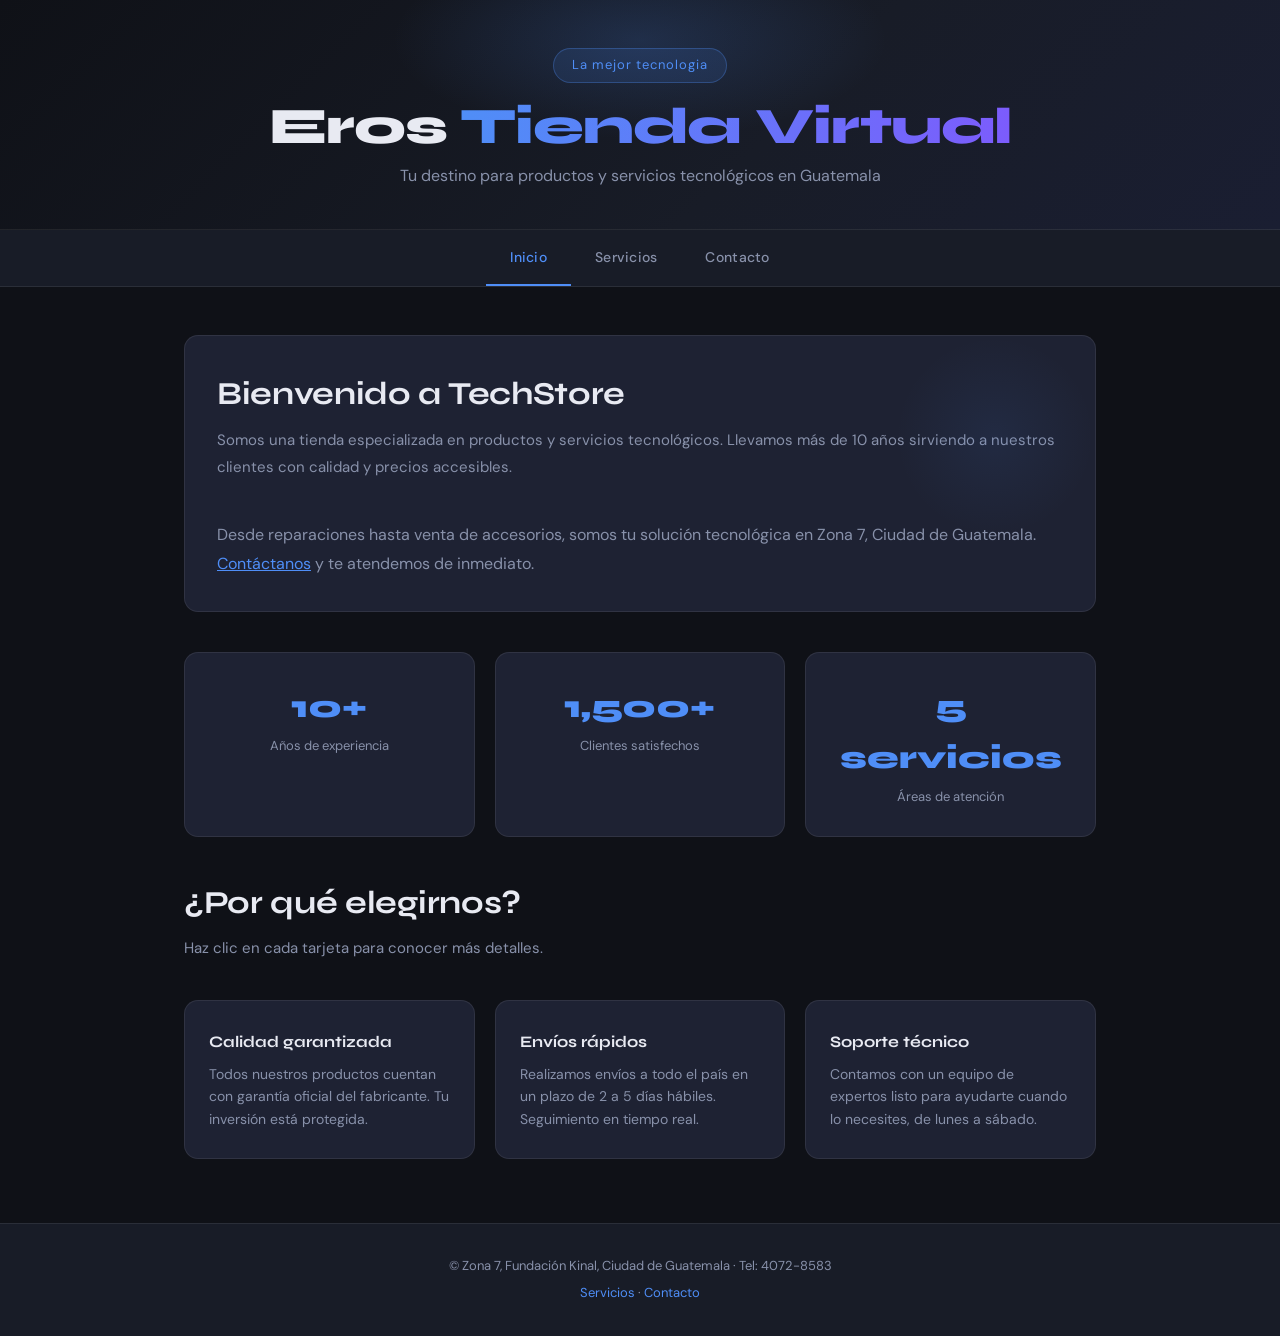
<file: proyecto_final_eros_duarte_2025239/index.html>
<!DOCTYPE html>
<html lang="es">
<head>
  <meta charset="UTF-8">
  <meta name="viewport" content="width=device-width, initial-scale=1.0">
  <title>Eros Tienda Virtual – Inicio</title>
  <link rel="stylesheet" href="style.css">
</head>
<body>

  <header>
    <div class="logo-badge">La mejor tecnologia</div>
    <h1>Eros <span>Tienda Virtual</span></h1>
    <p>Tu destino para productos y servicios tecnológicos en Guatemala</p>
  </header>

  <nav>
    <a href="index.html">Inicio</a>
    <a href="servicios.html">Servicios</a>
    <a href="contacto.html">Contacto</a>
  </nav>

  <main>

    <div class="hero-intro fade-up">
      <h2>Bienvenido a TechStore</h2>
      <p class="section-sub">Somos una tienda especializada en productos y servicios tecnológicos. Llevamos más de 10 años sirviendo a nuestros clientes con calidad y precios accesibles.</p>
      <p>Desde reparaciones hasta venta de accesorios, somos tu solución tecnológica en Zona 7, Ciudad de Guatemala. <a href="contacto.html" style="color:var(--accent);">Contáctanos</a> y te atendemos de inmediato.</p>
    </div>

    <!-- Counters animados -->
    <div class="tarjetas" style="margin-bottom: 2.5rem;">
      <div class="tarjeta fade-up" style="text-align:center; cursor:default;">
        <span style="font-family:'Syne',sans-serif; font-size:2rem; font-weight:800; color:var(--accent);">
          <span data-count="10" data-suffix="+">0+</span>
        </span>
        <p style="margin-top:0.25rem; font-size:13px;">Años de experiencia</p>
      </div>
      <div class="tarjeta fade-up" style="text-align:center; cursor:default;">
        <span style="font-family:'Syne',sans-serif; font-size:2rem; font-weight:800; color:var(--accent);">
          <span data-count="1500" data-suffix="+">0+</span>
        </span>
        <p style="margin-top:0.25rem; font-size:13px;">Clientes satisfechos</p>
      </div>
      <div class="tarjeta fade-up" style="text-align:center; cursor:default;">
        <span style="font-family:'Syne',sans-serif; font-size:2rem; font-weight:800; color:var(--accent);">
          <span data-count="5" data-suffix=" servicios">0</span>
        </span>
        <p style="margin-top:0.25rem; font-size:13px;">Áreas de atención</p>
      </div>
    </div>

    <h2>¿Por qué elegirnos?</h2>
    <p class="section-sub">Haz clic en cada tarjeta para conocer más detalles.</p>

    <div class="tarjetas">
      <div class="tarjeta fade-up">
        <h3>Calidad garantizada</h3>
        <p>Todos nuestros productos cuentan con garantía oficial del fabricante. Tu inversión está protegida.</p>
      </div>
      <div class="tarjeta fade-up">
        <h3>Envíos rápidos</h3>
        <p>Realizamos envíos a todo el país en un plazo de 2 a 5 días hábiles. Seguimiento en tiempo real.</p>
      </div>
      <div class="tarjeta fade-up">
        <h3>Soporte técnico</h3>
        <p>Contamos con un equipo de expertos listo para ayudarte cuando lo necesites, de lunes a sábado.</p>
      </div>
    </div>

  </main>

  <footer>
    <p>&copy;  Zona 7, Fundación Kinal, Ciudad de Guatemala · Tel: 4072-8583</p>
    <p style="margin-top:6px;"><a href="servicios.html">Servicios</a> · <a href="contacto.html">Contacto</a></p>
  </footer>

  <script src="script.js"></script>
</body>
</html>
</file>
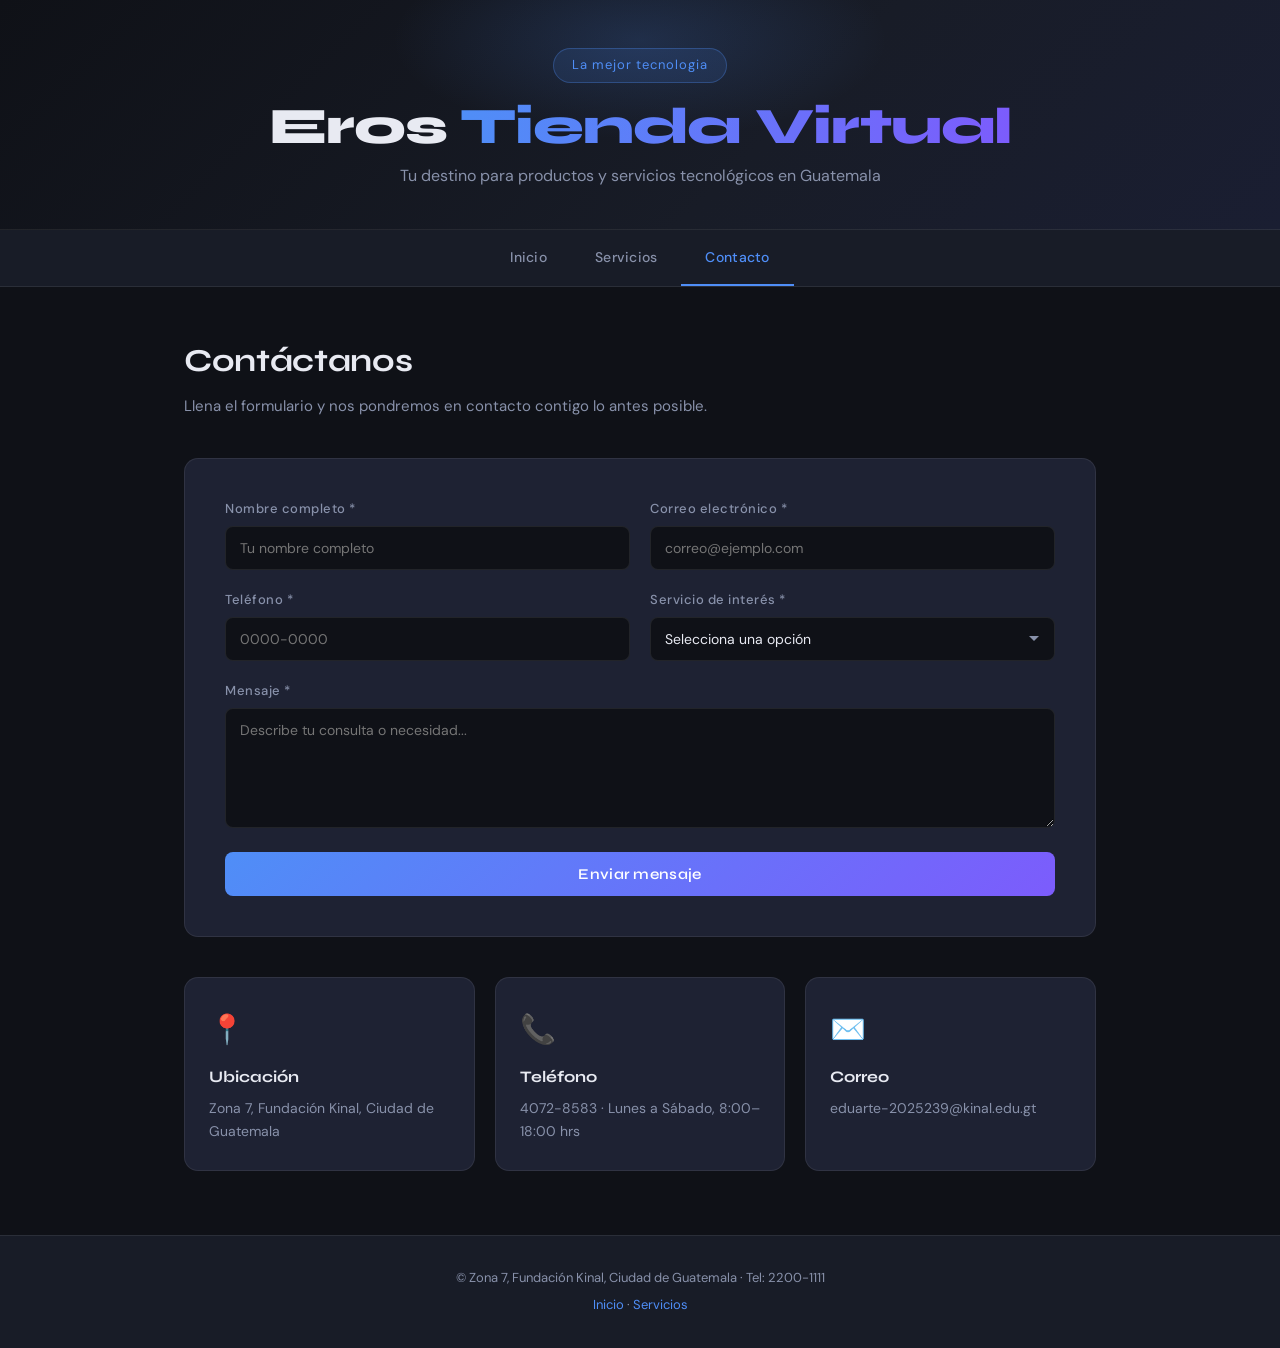
<file: proyecto_final_eros_duarte_2025239/contacto.html>
<!DOCTYPE html>
<html lang="es">
<head>
  <meta charset="UTF-8">
  <meta name="viewport" content="width=device-width, initial-scale=1.0">
  <title>Eros Tienda Virtual – Contacto</title>
  <link rel="stylesheet" href="style.css">
</head>
<body>

  <header>
    <div class="logo-badge">La mejor tecnologia</div>
    <h1>Eros <span>Tienda Virtual</span></h1>
    <p>Tu destino para productos y servicios tecnológicos en Guatemala</p>
  </header>

  <nav>
    <a href="index.html">Inicio</a>
    <a href="servicios.html">Servicios</a>
    <a href="contacto.html">Contacto</a>
  </nav>

  <main>

    <h2>Contáctanos</h2>
    <p class="section-sub">Llena el formulario y nos pondremos en contacto contigo lo antes posible.</p>

    <div class="form-card fade-up">
      <form id="form-contacto" novalidate>

        <div class="form-grid">

          <div class="form-group">
            <label for="nombre">Nombre completo *</label>
            <input type="text" id="nombre" name="nombre" placeholder="Tu nombre completo" autocomplete="name">
            <span class="error-msg" id="err-nombre"></span>
          </div>

          <div class="form-group">
            <label for="correo">Correo electrónico *</label>
            <input type="email" id="correo" name="correo" placeholder="correo@ejemplo.com" autocomplete="email">
            <span class="error-msg" id="err-correo"></span>
          </div>

          <div class="form-group">
            <label for="telefono">Teléfono *</label>
            <input type="tel" id="telefono" name="telefono" placeholder="0000-0000" autocomplete="tel">
            <span class="error-msg" id="err-telefono"></span>
          </div>

          <div class="form-group">
            <label for="servicio">Servicio de interés *</label>
            <select id="servicio" name="servicio">
              <option value="">Selecciona una opción</option>
              <option value="reparacion">Reparación de computadoras</option>
              <option value="software">Instalación de software</option>
              <option value="mantenimiento">Mantenimiento preventivo</option>
              <option value="redes">Redes y conectividad</option>
              <option value="accesorios">Venta de accesorios</option>
            </select>
            <span class="error-msg" id="err-servicio"></span>
          </div>

          <div class="form-group full">
            <label for="mensaje">Mensaje *</label>
            <textarea id="mensaje" name="mensaje" rows="5" placeholder="Describe tu consulta o necesidad..."></textarea>
            <span class="error-msg" id="err-mensaje"></span>
          </div>

        </div>

        <button type="submit" class="btn-submit">Enviar mensaje</button>

        <div class="success-msg" id="success-msg"></div>

      </form>
    </div>

    <div class="tarjetas" style="margin-top:2.5rem;">
      <div class="tarjeta fade-up" style="cursor:default;">
        <span class="icon">📍</span>
        <h3>Ubicación</h3>
        <p>Zona 7, Fundación Kinal, Ciudad de Guatemala</p>
      </div>
      <div class="tarjeta fade-up" style="cursor:default;">
        <span class="icon">📞</span>
        <h3>Teléfono</h3>
        <p>4072-8583 · Lunes a Sábado, 8:00–18:00 hrs</p>
      </div>
      <div class="tarjeta fade-up" style="cursor:default;">
        <span class="icon">✉️</span>
        <h3>Correo</h3>
        <p>eduarte-2025239@kinal.edu.gt</p>
      </div>
    </div>

  </main>

  <footer>
    <p>&copy; Zona 7, Fundación Kinal, Ciudad de Guatemala · Tel: 2200-1111</p>
    <p style="margin-top:6px;"><a href="index.html">Inicio</a> · <a href="servicios.html">Servicios</a></p>
  </footer>

  <script src="script.js"></script>
</body>
</html>
</file>
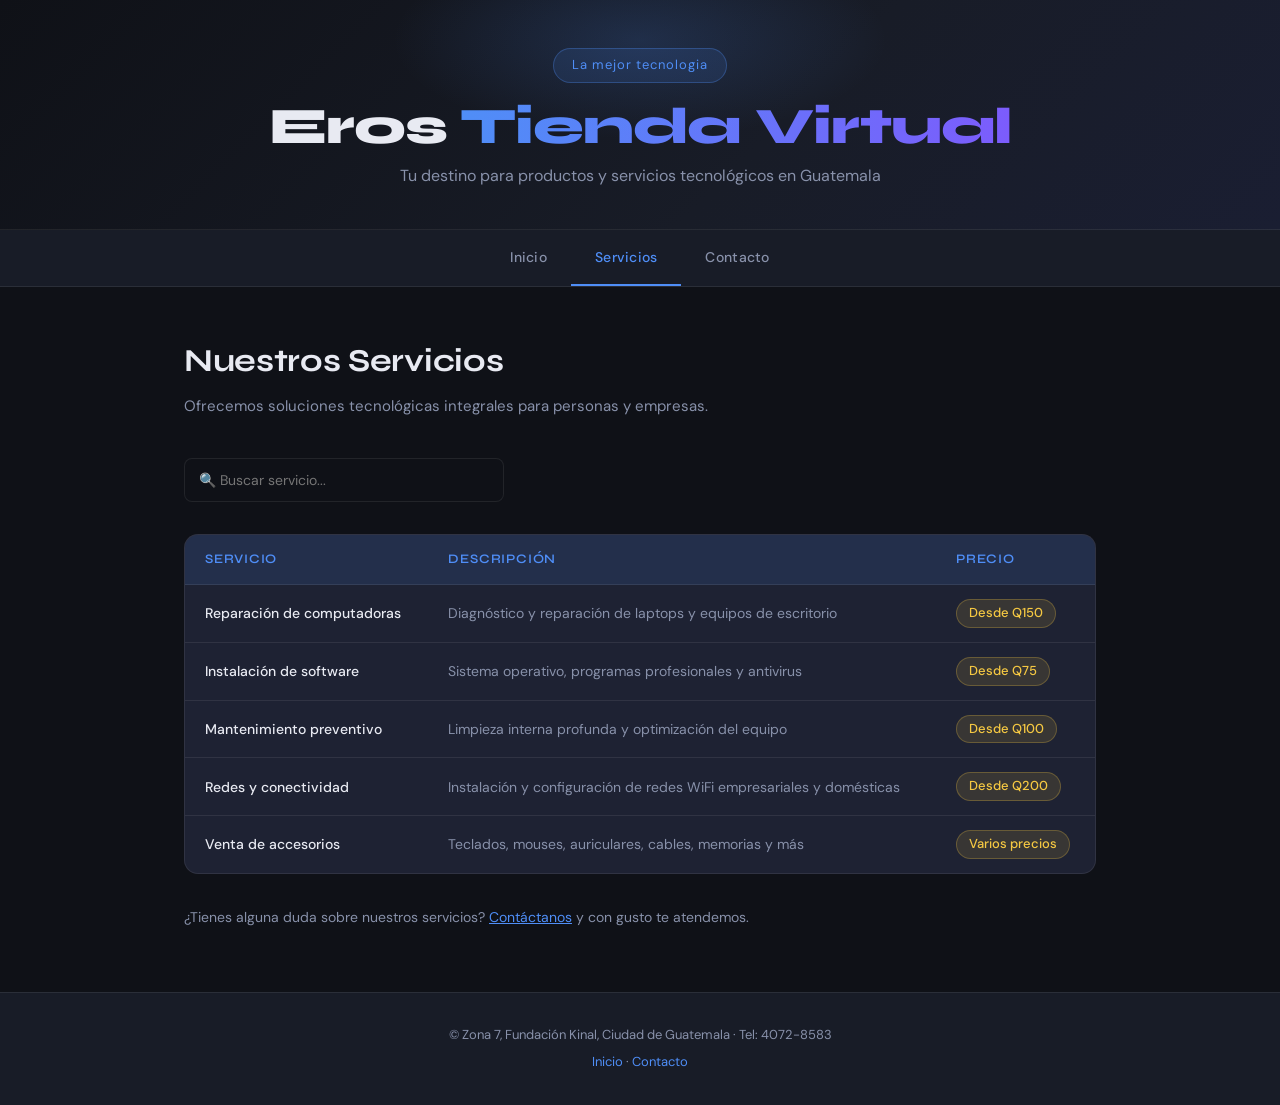
<file: proyecto_final_eros_duarte_2025239/servicios.html>
<!DOCTYPE html>
<html lang="es">
<head>
  <meta charset="UTF-8">
  <meta name="viewport" content="width=device-width, initial-scale=1.0">
  <title>Eros Tienda Virtual – Servicios</title>
  <link rel="stylesheet" href="style.css">
</head>
<body>

  <header>
    <div class="logo-badge">La mejor tecnologia</div>
    <h1>Eros <span>Tienda Virtual</span></h1>
    <p>Tu destino para productos y servicios tecnológicos en Guatemala</p>
  </header>

  <nav>
    <a href="index.html">Inicio</a>
    <a href="servicios.html">Servicios</a>
    <a href="contacto.html">Contacto</a>
  </nav>

  <main>

    <h2>Nuestros Servicios</h2>
    <p class="section-sub">Ofrecemos soluciones tecnológicas integrales para personas y empresas.</p>

    <div class="fade-up" style="margin-bottom: 1.25rem; display:flex; gap:12px; align-items:center; flex-wrap:wrap;">
      <input
        type="text"
        id="filtro-servicios"
        placeholder="🔍 Buscar servicio..."
        style="max-width:320px;"
        aria-label="Filtrar servicios"
      >
      <span id="resultado-filtro" style="font-size:13px; color:var(--muted);"></span>
    </div>

    <div class="table-wrap fade-up">
      <table>
        <thead>
          <tr>
            <th>Servicio</th>
            <th>Descripción</th>
            <th>Precio</th>
          </tr>
        </thead>
        <tbody>
          <tr>
            <td>Reparación de computadoras</td>
            <td>Diagnóstico y reparación de laptops y equipos de escritorio</td>
            <td><span class="precio-badge">Desde Q150</span></td>
          </tr>
          <tr>
            <td>Instalación de software</td>
            <td>Sistema operativo, programas profesionales y antivirus</td>
            <td><span class="precio-badge">Desde Q75</span></td>
          </tr>
          <tr>
            <td>Mantenimiento preventivo</td>
            <td>Limpieza interna profunda y optimización del equipo</td>
            <td><span class="precio-badge">Desde Q100</span></td>
          </tr>
          <tr>
            <td>Redes y conectividad</td>
            <td>Instalación y configuración de redes WiFi empresariales y domésticas</td>
            <td><span class="precio-badge">Desde Q200</span></td>
          </tr>
          <tr>
            <td>Venta de accesorios</td>
            <td>Teclados, mouses, auriculares, cables, memorias y más</td>
            <td><span class="precio-badge">Varios precios</span></td>
          </tr>
        </tbody>
      </table>
    </div>

    <p style="margin-top:2rem; color:var(--muted); font-size:14px;">
      ¿Tienes alguna duda sobre nuestros servicios?
      <a href="contacto.html" style="color:var(--accent);">Contáctanos</a> y con gusto te atendemos.
    </p>

  </main>

  <footer>
    <p>&copy;  Zona 7, Fundación Kinal, Ciudad de Guatemala · Tel: 4072-8583</p>
    <p style="margin-top:6px;"><a href="index.html">Inicio</a> · <a href="contacto.html">Contacto</a></p>
  </footer>

  <script src="script.js"></script>
</body>
</html>
</file>
<file: proyecto_final_eros_duarte_2025239/style.css>
@import url('https://fonts.googleapis.com/css2?family=Syne:wght@400;600;700;800&family=DM+Sans:wght@300;400;500&display=swap');

:root {
  --dark: #0f1117;
  --dark2: #181c27;
  --card: #1e2233;
  --accent: #4f8ef7;
  --accent2: #7c5cfc;
  --gold: #f5c842;
  --text: #e8eaf2;
  --muted: #8891aa;
  --border: rgba(255,255,255,0.08);
  --radius: 14px;
  --radius-sm: 8px;
  --transition: 0.3s cubic-bezier(0.4,0,0.2,1);
}

* { margin: 0; padding: 0; box-sizing: border-box; }

html { scroll-behavior: smooth; }

body {
  font-family: 'DM Sans', sans-serif;
  background-color: var(--dark);
  color: var(--text);
  min-height: 100vh;
  line-height: 1.6;
}

/* ── HEADER ── */
header {
  background: linear-gradient(135deg, #0f1117 0%, #181c27 60%, #1a1e32 100%);
  border-bottom: 1px solid var(--border);
  padding: 3rem 2rem 2.5rem;
  text-align: center;
  position: relative;
  overflow: hidden;
}

header::before {
  content: '';
  position: absolute;
  top: -60px; left: 50%;
  transform: translateX(-50%);
  width: 500px; height: 200px;
  background: radial-gradient(ellipse, rgba(79,142,247,0.18) 0%, transparent 70%);
  pointer-events: none;
}

header .logo-badge {
  display: inline-flex;
  align-items: center;
  gap: 10px;
  background: rgba(79,142,247,0.12);
  border: 1px solid rgba(79,142,247,0.3);
  border-radius: 50px;
  padding: 6px 18px;
  font-size: 13px;
  color: var(--accent);
  letter-spacing: 0.08em;
  margin-bottom: 1rem;
  font-family: 'DM Sans', sans-serif;
}

header h1 {
  font-family: 'Syne', sans-serif;
  font-size: clamp(2rem, 5vw, 3.2rem);
  font-weight: 800;
  color: var(--text);
  letter-spacing: -0.02em;
  line-height: 1.1;
}

header h1 span {
  background: linear-gradient(90deg, var(--accent), var(--accent2));
  -webkit-background-clip: text;
  -webkit-text-fill-color: transparent;
  background-clip: text;
}

header p {
  font-size: 1rem;
  color: var(--muted);
  margin-top: 0.5rem;
}

/* ── NAV ── */
nav {
  background: var(--dark2);
  border-bottom: 1px solid var(--border);
  padding: 0 2rem;
  display: flex;
  justify-content: center;
  gap: 0;
  position: sticky;
  top: 0;
  z-index: 100;
  backdrop-filter: blur(12px);
}

nav a {
  color: var(--muted);
  text-decoration: none;
  font-family: 'DM Sans', sans-serif;
  font-size: 14px;
  font-weight: 500;
  padding: 1rem 1.5rem;
  border-bottom: 2px solid transparent;
  transition: color var(--transition), border-color var(--transition);
  letter-spacing: 0.02em;
}

nav a:hover, nav a.active {
  color: var(--accent);
  border-bottom-color: var(--accent);
}

/* ── MAIN ── */
main {
  max-width: 960px;
  margin: 0 auto;
  padding: 3rem 1.5rem 4rem;
}

h2 {
  font-family: 'Syne', sans-serif;
  font-size: clamp(1.5rem, 3vw, 2rem);
  font-weight: 700;
  color: var(--text);
  margin-bottom: 0.5rem;
  letter-spacing: -0.01em;
}

.section-sub {
  color: var(--muted);
  font-size: 15px;
  margin-bottom: 2.5rem;
}

/* ── TARJETAS INICIO ── */
.hero-intro {
  background: var(--card);
  border: 1px solid var(--border);
  border-radius: var(--radius);
  padding: 2rem;
  margin-bottom: 2.5rem;
  position: relative;
  overflow: hidden;
}

.hero-intro::after {
  content: '';
  position: absolute;
  top: 0; right: 0;
  width: 200px; height: 200px;
  background: radial-gradient(circle, rgba(79,142,247,0.08) 0%, transparent 70%);
  pointer-events: none;
}

.hero-intro p { color: var(--muted); line-height: 1.8; }

.tarjetas {
  display: grid;
  grid-template-columns: repeat(auto-fit, minmax(220px, 1fr));
  gap: 1.25rem;
  margin-top: 2rem;
}

.tarjeta {
  background: var(--card);
  border: 1px solid var(--border);
  border-radius: var(--radius);
  padding: 1.75rem 1.5rem;
  cursor: pointer;
  transition: transform var(--transition), border-color var(--transition), box-shadow var(--transition);
  position: relative;
  overflow: hidden;
}

.tarjeta::before {
  content: '';
  position: absolute;
  top: 0; left: 0; right: 0;
  height: 3px;
  background: linear-gradient(90deg, var(--accent), var(--accent2));
  opacity: 0;
  transition: opacity var(--transition);
}

.tarjeta:hover {
  transform: translateY(-4px);
  border-color: rgba(79,142,247,0.35);
  box-shadow: 0 12px 40px rgba(79,142,247,0.12);
}

.tarjeta:hover::before { opacity: 1; }

.tarjeta .icon {
  font-size: 1.8rem;
  margin-bottom: 0.75rem;
  display: block;
}

.tarjeta h3 {
  font-family: 'Syne', sans-serif;
  font-size: 1rem;
  font-weight: 700;
  color: var(--text);
  margin-bottom: 0.5rem;
}

.tarjeta p { font-size: 14px; color: var(--muted); line-height: 1.6; }

/* ── TABLA SERVICIOS ── */
.table-wrap {
  background: var(--card);
  border: 1px solid var(--border);
  border-radius: var(--radius);
  overflow: hidden;
  margin-top: 2rem;
}

table { width: 100%; border-collapse: collapse; }

table th {
  background: rgba(79,142,247,0.12);
  color: var(--accent);
  font-family: 'Syne', sans-serif;
  font-size: 13px;
  font-weight: 600;
  letter-spacing: 0.06em;
  text-transform: uppercase;
  padding: 14px 20px;
  text-align: left;
  border-bottom: 1px solid var(--border);
}

table td {
  padding: 14px 20px;
  border-bottom: 1px solid var(--border);
  font-size: 14px;
  color: var(--muted);
  transition: color var(--transition);
}

table td:first-child { color: var(--text); font-weight: 500; }

table tr:last-child td { border-bottom: none; }

table tr:hover td { color: var(--text); background: rgba(255,255,255,0.03); }

.precio-badge {
  display: inline-block;
  background: rgba(245,200,66,0.12);
  color: var(--gold);
  border: 1px solid rgba(245,200,66,0.25);
  border-radius: 50px;
  padding: 3px 12px;
  font-size: 13px;
  font-weight: 500;
}

/* ── FORMULARIO CONTACTO ── */
.form-card {
  background: var(--card);
  border: 1px solid var(--border);
  border-radius: var(--radius);
  padding: 2.5rem;
  margin-top: 2rem;
}

.form-grid {
  display: grid;
  grid-template-columns: 1fr 1fr;
  gap: 1.25rem;
}

.form-group {
  display: flex;
  flex-direction: column;
  gap: 6px;
}

.form-group.full { grid-column: 1 / -1; }

label {
  font-size: 13px;
  font-weight: 500;
  color: var(--muted);
  letter-spacing: 0.04em;
}

input, textarea, select {
  background: var(--dark);
  border: 1px solid var(--border);
  border-radius: var(--radius-sm);
  padding: 12px 14px;
  font-size: 14px;
  font-family: 'DM Sans', sans-serif;
  color: var(--text);
  width: 100%;
  transition: border-color var(--transition), box-shadow var(--transition);
  outline: none;
  appearance: none;
  -webkit-appearance: none;
}

select {
  background-image: url("data:image/svg+xml,%3Csvg xmlns='http://www.w3.org/2000/svg' width='12' height='12' viewBox='0 0 12 12'%3E%3Cpath fill='%238891aa' d='M6 8L1 3h10z'/%3E%3C/svg%3E");
  background-repeat: no-repeat;
  background-position: right 14px center;
  padding-right: 36px;
}

select option { background: var(--dark2); }

input:focus, textarea:focus, select:focus {
  border-color: var(--accent);
  box-shadow: 0 0 0 3px rgba(79,142,247,0.15);
}

input.error, textarea.error, select.error {
  border-color: #e24b4a;
  box-shadow: 0 0 0 3px rgba(226,75,74,0.12);
}

.error-msg {
  font-size: 12px;
  color: #e24b4a;
  display: none;
  margin-top: 2px;
}

.error-msg.visible { display: block; }

textarea { resize: vertical; min-height: 120px; }

.btn-submit {
  background: linear-gradient(135deg, var(--accent), var(--accent2));
  color: white;
  border: none;
  border-radius: var(--radius-sm);
  padding: 13px 32px;
  font-size: 15px;
  font-family: 'Syne', sans-serif;
  font-weight: 600;
  cursor: pointer;
  margin-top: 1.5rem;
  width: 100%;
  letter-spacing: 0.02em;
  transition: opacity var(--transition), transform var(--transition), box-shadow var(--transition);
  position: relative;
  overflow: hidden;
}

.btn-submit:hover {
  opacity: 0.9;
  transform: translateY(-1px);
  box-shadow: 0 8px 24px rgba(79,142,247,0.35);
}

.btn-submit:active { transform: translateY(0); }

.btn-submit:disabled { opacity: 0.6; cursor: not-allowed; }

/* mensaje de éxito */
.success-msg {
  display: none;
  background: rgba(99,210,81,0.1);
  border: 1px solid rgba(99,210,81,0.3);
  border-radius: var(--radius-sm);
  padding: 1rem 1.25rem;
  color: #63d251;
  font-size: 14px;
  margin-top: 1rem;
  text-align: center;
}

.success-msg.visible { display: block; }

/* ── FOOTER ── */
footer {
  background: var(--dark2);
  border-top: 1px solid var(--border);
  padding: 2rem;
  text-align: center;
  font-size: 13px;
  color: var(--muted);
}

footer a { color: var(--accent); text-decoration: none; }
footer a:hover { text-decoration: underline; }

/* ── RESPONSIVE ── */
@media (max-width: 640px) {
  header { padding: 2rem 1rem 1.5rem; }
  nav { gap: 0; padding: 0 0.5rem; }
  nav a { padding: 0.85rem 1rem; font-size: 13px; }
  main { padding: 2rem 1rem 3rem; }
  .form-grid { grid-template-columns: 1fr; }
  .form-group.full { grid-column: 1; }
  .form-card { padding: 1.5rem; }
}

@media (max-width: 480px) {
  .tarjetas { grid-template-columns: 1fr; }
  table th, table td { padding: 10px 14px; font-size: 13px; }
}

/* ── ANIMACIONES ENTRADA ── */
@keyframes fadeUp {
  from { opacity: 0; transform: translateY(20px); }
  to   { opacity: 1; transform: translateY(0); }
}

.fade-up {
  animation: fadeUp 0.5s ease forwards;
  opacity: 0;
}

.fade-up:nth-child(1) { animation-delay: 0.05s; }
.fade-up:nth-child(2) { animation-delay: 0.15s; }
.fade-up:nth-child(3) { animation-delay: 0.25s; }
.fade-up:nth-child(4) { animation-delay: 0.35s; }
.fade-up:nth-child(5) { animation-delay: 0.45s; }

/* ── TEMA CLARO / OSCURO (botón toggle) ── */
body.light-mode {
  --dark: #f5f6fa;
  --dark2: #eaecf3;
  --card: #ffffff;
  --text: #1a1e2e;
  --muted: #5a6080;
  --border: rgba(0,0,0,0.08);
}

body.light-mode header {
  background: linear-gradient(135deg, #e8ebf5 0%, #dde1f0 100%);
}

body.light-mode header::before {
  background: radial-gradient(ellipse, rgba(79,142,247,0.12) 0%, transparent 70%);
}

/* ── THEME TOGGLE BTN ── */
#theme-toggle {
  position: fixed;
  bottom: 1.5rem;
  right: 1.5rem;
  width: 44px; height: 44px;
  border-radius: 50%;
  background: var(--card);
  border: 1px solid var(--border);
  color: var(--muted);
  font-size: 1.2rem;
  cursor: pointer;
  display: flex; align-items: center; justify-content: center;
  z-index: 200;
  transition: background var(--transition), color var(--transition), box-shadow var(--transition);
  box-shadow: 0 4px 16px rgba(0,0,0,0.3);
}

#theme-toggle:hover { color: var(--accent); box-shadow: 0 4px 24px rgba(79,142,247,0.25); }
</file>
